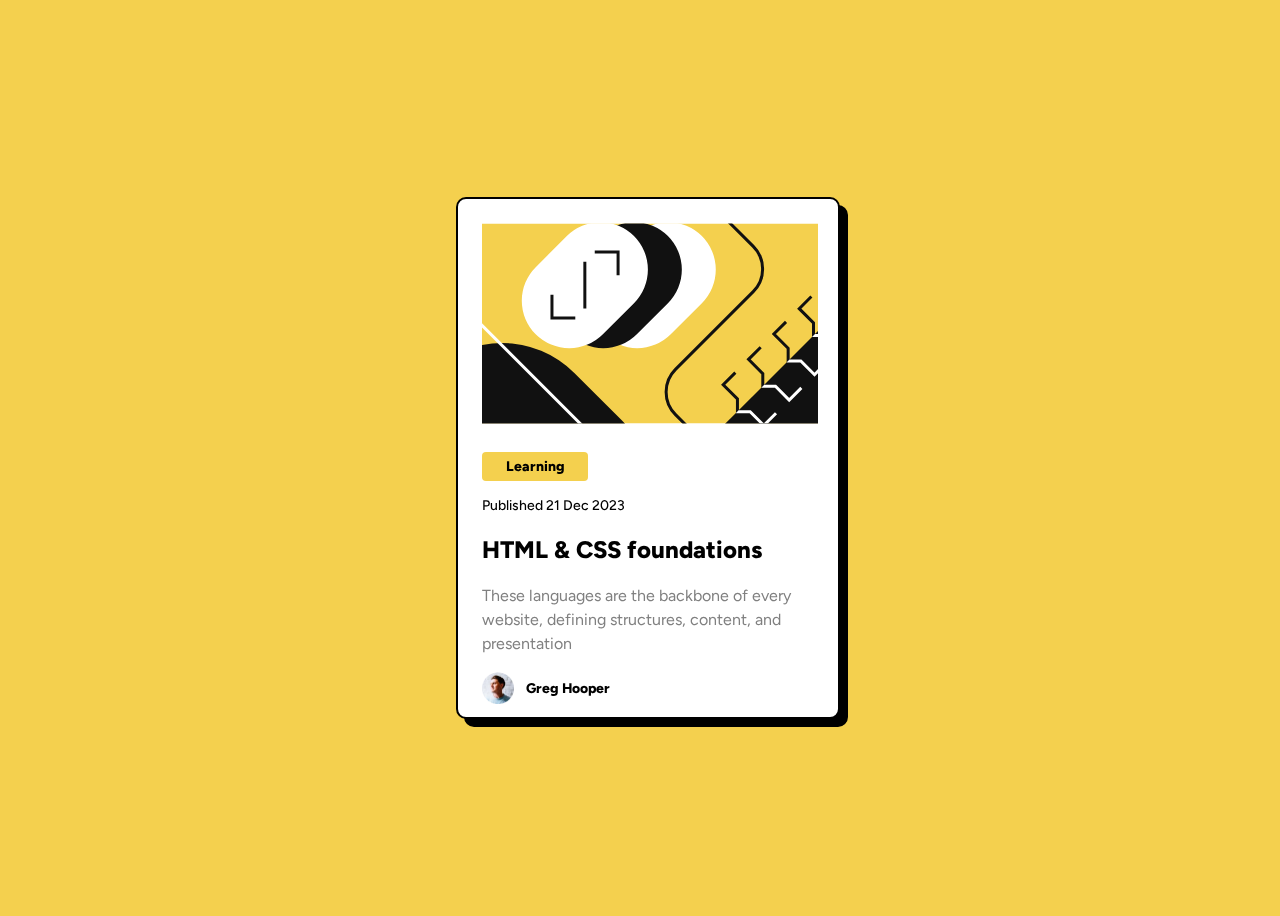
<file: 02-blog-preview-card/index.html>
<!DOCTYPE html>
<html lang="en">
<head>
    <meta charset="UTF-8">
    <meta name="viewport" content="width=device-width, initial-scale=1.0">
    <link rel="preconnect" href="https://fonts.googleapis.com">
    <link rel="preconnect" href="https://fonts.gstatic.com" crossorigin>
    <link
        href="https://fonts.googleapis.com/css2?family=Figtree:wght@500;600;800&family=Montserrat&family=Work+Sans:ital,wght@0,600;0,700;1,300&display=swap"
        rel="stylesheet">
    <link rel="stylesheet" href="styles/styles.css">
    <title>Document</title>
</head>
<body>
    <main>
        <div class="container">
            <img class="article-img" src="styles/images/illustration-article.svg" alt="article-header-img">
            <h2>Learning</h2>
            <h3>Published 21 Dec 2023</h3>
            <h1>HTML & CSS foundations</h1>
            <p>These languages are the backbone of every website, defining structures, content, and presentation</p>
            <div class="bottom-profile">
                <img id="author-img" src="styles/images/image-avatar.webp" alt="author-img">
                <span>Greg Hooper</span>
            </div>
        </div>
    </main>
</body>
</html>
</file>
<file: 02-blog-preview-card/styles/styles.css>
body {
    background-color: hsl(47, 88%, 63%);
    font-family: 'Figtree', sans-serif;
}

main {
    height: 100vh;
    width: 100vw;
    display: flex;
    justify-content: center;
    align-items: center;
    align-content: center;
}

.container {
    box-sizing: border-box;
    background-color: white;
    padding: 24px;
    border: 2px solid;
    border-radius: 10px;
    filter: drop-shadow(8px 8px black);
    max-width: 384px;
    max-height: 522px;
}

.article-img {
    max-width: 336px;
    margin-bottom: 24px;
}

h2 {
    font-size: 14px;
    font-weight: 800;
    max-width: 82px;
    max-height: 29px;
    background-color: hsl(47, 88%, 63%);
    padding: 4px 12px;
    border-radius: 4px;
    line-height: 1.5;
    margin: 0;
    margin-bottom: 12px;
    text-align: center;
}

h3 {
    font-size: 14px;
    font-weight: 500;
    line-height: 1.5;
    margin-bottom: 12px;
}

h1 {
    font-weight: 800;
    font-size: 24px;
    margin-bottom: 12px;
    line-height: 1.5;
}

h1:hover {
    color: hsl(47, 88%, 63%);
    cursor: pointer;
    filter: drop-shadow(16px 16px black);
}

p {
    font-size: 16px;
    color: hsl(0, 0%, 50%);
    line-height: 1.5;
}

.bottom-profile {
    display: flex;
    align-items: center;
}

#author-img {
    width: 32px;
    height: 32px;
    margin-right: 12px;
}

span {
    font-size: 14px;
    font-weight: 800;
    line-height: 1.5;
}

@media (max-width: 400px) {
    .container {
        max-width: 327px;
        max-height: 501px;
    }

    .article-img {
        max-width: 279px;
    } 

    h2 {
        font-size: 12px;
        max-width: 73px;
    }

    h3 {
        font-size: 12px;
    }

    h1 {
        font-size: 20px;
    }

    p {
        font-size: 14px;
    }
}
</file>
